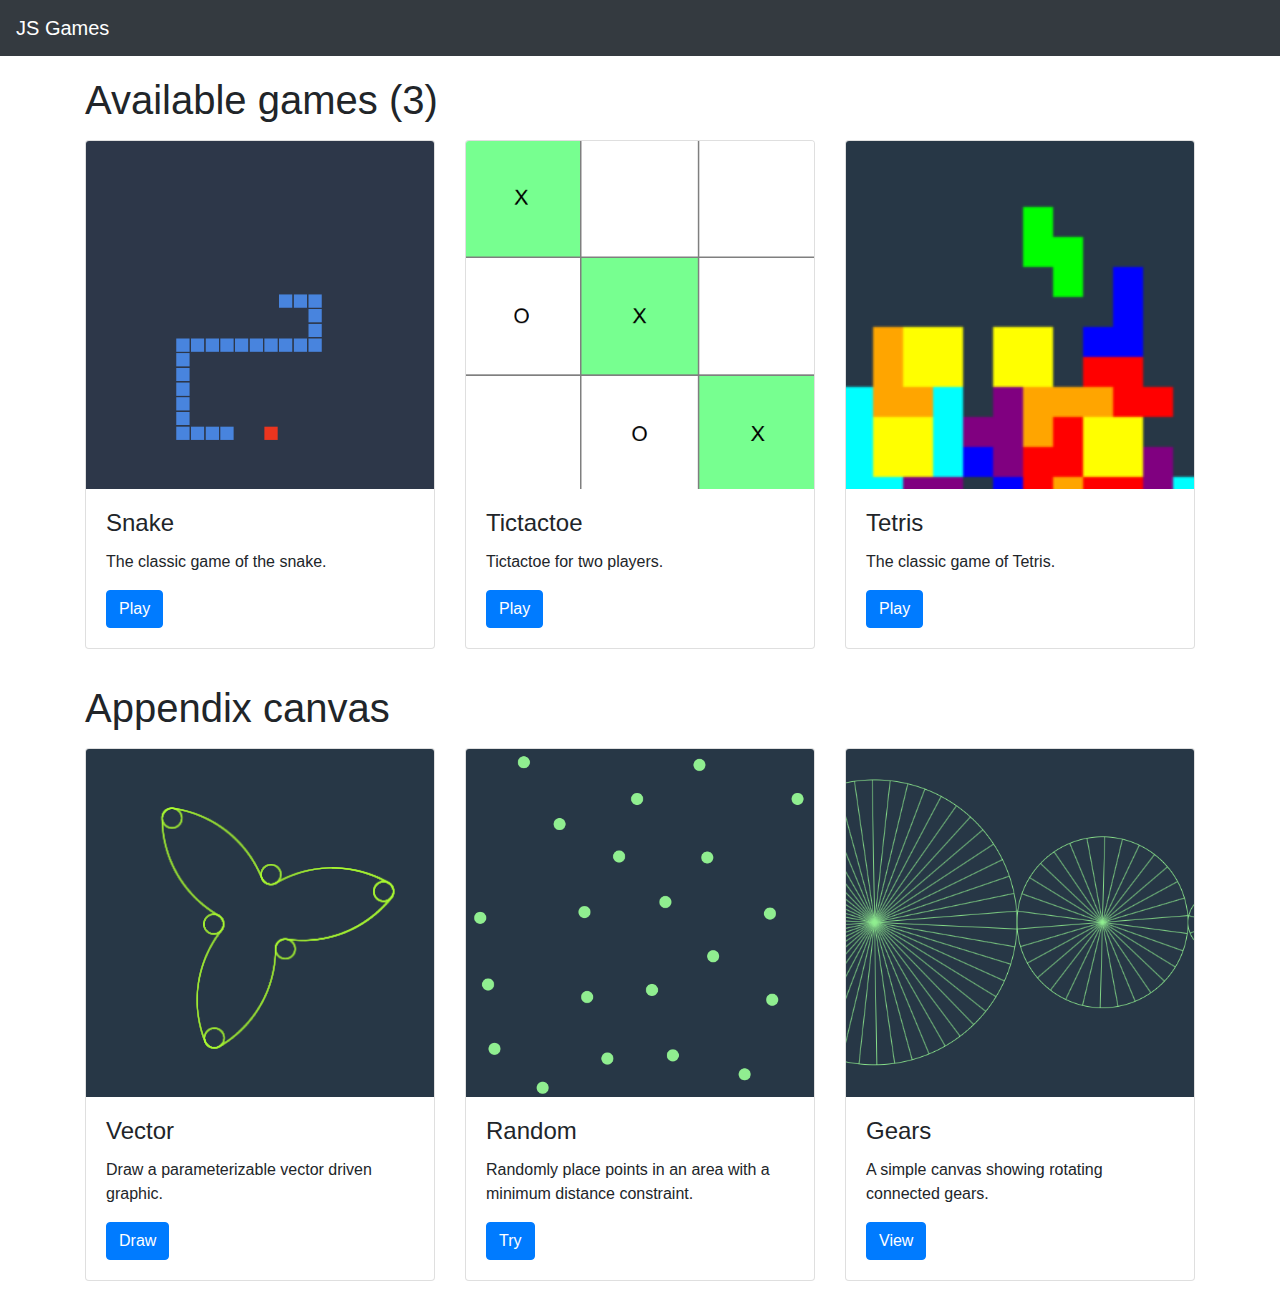
<file: index.html>
<!doctype html>
<html lang="en">
  <head>
    <meta charset="utf-8">
    <meta name="viewport" content="width=device-width, initial-scale=1">

    <title>JS Games</title>

    <link rel="stylesheet" href="res/bootstrap-4.1.3/css/bootstrap.min.css">
    <link rel="stylesheet" href="style.css">
  </head>
  <body>
    <nav class="navbar bg-dark navbar-dark">
      <a class="navbar-brand" href="index.html">JS Games</a>
    </nav>

    <div class="container">
      <h1 class="mb-3">Available games (3)</h1>
      <div class="row">
        <div class="col-md-4 card-wrapper">
          <div class="card">
            <img class="card-img-top" src="snake/preview.png" alt="snake card image">
            <div class="card-body">
              <h4 class="card-title">Snake</h4>
              <p class="card-text">The classic game of the snake.</p>
              <a href="snake/index.html" class="btn btn-primary">Play</a>
            </div>
          </div>
        </div>
        <div class="col-md-4 card-wrapper">
          <div class="card">
            <img class="card-img-top" src="tictactoe/preview.png" alt="tictactoe card image">
            <div class="card-body">
              <h4 class="card-title">Tictactoe</h4>
              <p class="card-text">Tictactoe for two players.</p>
              <a href="tictactoe/index.html" class="btn btn-primary">Play</a>
            </div>
          </div>
        </div>
        <div class="col-md-4 card-wrapper">
          <div class="card">
            <img class="card-img-top" src="tetris/preview.png" alt="tetris card image">
            <div class="card-body">
              <h4 class="card-title">Tetris</h4>
              <p class="card-text">The classic game of Tetris.</p>
              <a href="tetris/index.html" class="btn btn-primary">Play</a>
            </div>
          </div>
        </div>
      </div>

      <h1 class="mb-3">Appendix canvas</h1>
      <div class="row">
        <div class="col-md-4 card-wrapper">
          <div class="card">
            <img class="card-img-top" src="vector/preview.png" alt="vector card image">
            <div class="card-body">
              <h4 class="card-title">Vector</h4>
              <p class="card-text">Draw a parameterizable vector driven graphic.</p>
              <a href="vector/index.html" class="btn btn-primary">Draw</a>
            </div>
          </div>
        </div>
        <div class="col-md-4 card-wrapper">
          <div class="card">
            <img class="card-img-top" src="random/preview.png" alt="random card image">
            <div class="card-body">
              <h4 class="card-title">Random</h4>
              <p class="card-text">Randomly place points in an area with a minimum distance constraint.</p>
              <a href="random/index.html" class="btn btn-primary">Try</a>
            </div>
          </div>
        </div>
        <div class="col-md-4 card-wrapper">
          <div class="card">
            <img class="card-img-top" src="gears/preview.png" alt="gears card image">
            <div class="card-body">
              <h4 class="card-title">Gears</h4>
              <p class="card-text">A simple canvas showing rotating connected gears.</p>
              <a href="gears/index.html" class="btn btn-primary">View</a>
            </div>
          </div>
        </div>
      </div>
    </div>
  </body>
</html>
</file>
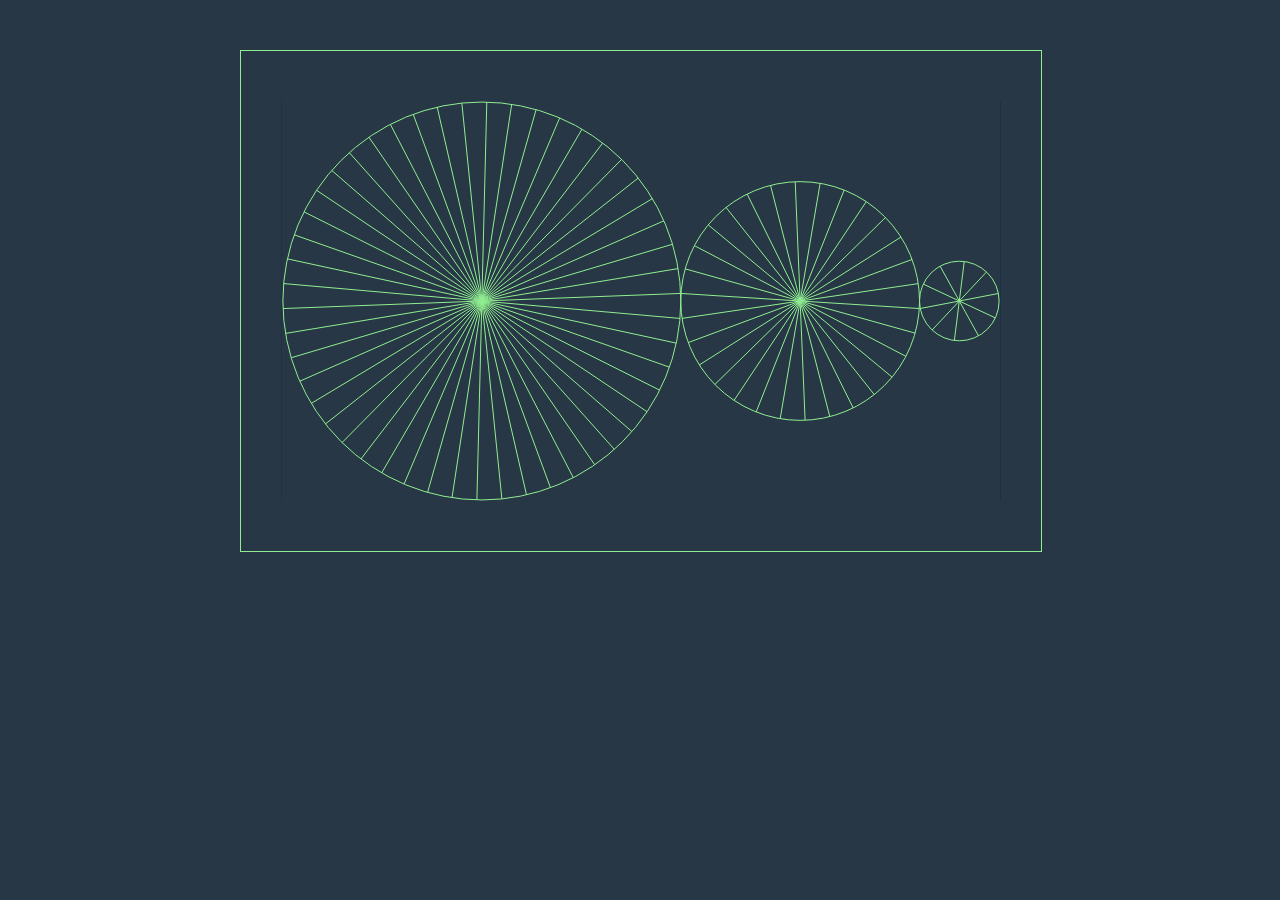
<file: gears/index.html>
<!DOCTYPE html>
<html>
<head>
	<title>Gears</title>
	<style>
		body {
			margin: 0;
			background-color: #273746;
		}
		#canvas {
			margin-top: 50px;
			margin-left: calc(50% - 400px);
			border: 1px solid lightgreen;
		}
	</style>
	<script type="text/javascript">
		let ctx = null;

		let d = 25, pi = Math.PI;
		let n1 = 50, n2 = 30, n3 = 10;
		let p1 = d * n1, p2 = d * n2, p3 = d * n3;
		let v = 0.05, t0 = null;

		let r1 = p1 / 2 / pi, r2 = p2 / 2 / pi, r3 = p3 / 2 / pi;
		let v1 = v / r1, v2 = -v / r2, v3 = v / r3;

		let ff = 400 - r1 - r2 - r3;
		let x1 = ff + r1, y1 = 250;
		let x2 = x1 + r1 + r2, y2 = 250;
		let x3 = x2 + r2 + r3, y3 = 250;

		let rx = ff - 1, ry = 250 - r1 - 1, rw = 2 * (r1 + r2 + r3) + 2, rh = 2 * r1 + 2;
		function black() {
			ctx.beginPath();
			ctx.rect(rx, ry, rw, rh);
			ctx.fill();
		}

		function init() {
			ctx = document.getElementById("canvas").getContext("2d");
			ctx.strokeStyle = "lightgreen";
			ctx.fillStyle = "#273746";
			t0 = new Date().getTime();
			setInterval(() => {
				black();
				let t = new Date().getTime() - t0;
				drawCircle(x1, y1, r1, n1, v1 * t);
				drawCircle(x2, y2, r2, n2, v2 * t);
				drawCircle(x3, y3, r3, n3, v3 * t);
			}, 50);
		}

		function drawCircle(x, y, r, n, a) {
			ctx.beginPath();
			ctx.arc(x, y, r, 0, 2 * Math.PI);
			ctx.stroke();

			for (let i = 0; i < n; i++) {
				let co = r * Math.sin(2 * pi / n * i + a);
				let ca = r * Math.cos(2 * pi / n * i + a);
				drawLine(x, y, x + ca, y - co);
			}
		}

		function drawLine(x1, y1, x2, y2) {
			ctx.beginPath();
			ctx.moveTo(x1, y1);
			ctx.lineTo(x2, y2);
			ctx.stroke();
		}
	</script>
</head>
<body onload="init()">
	<canvas id="canvas" width="800" height="500"></canvas>
</body>
</html>
</file>
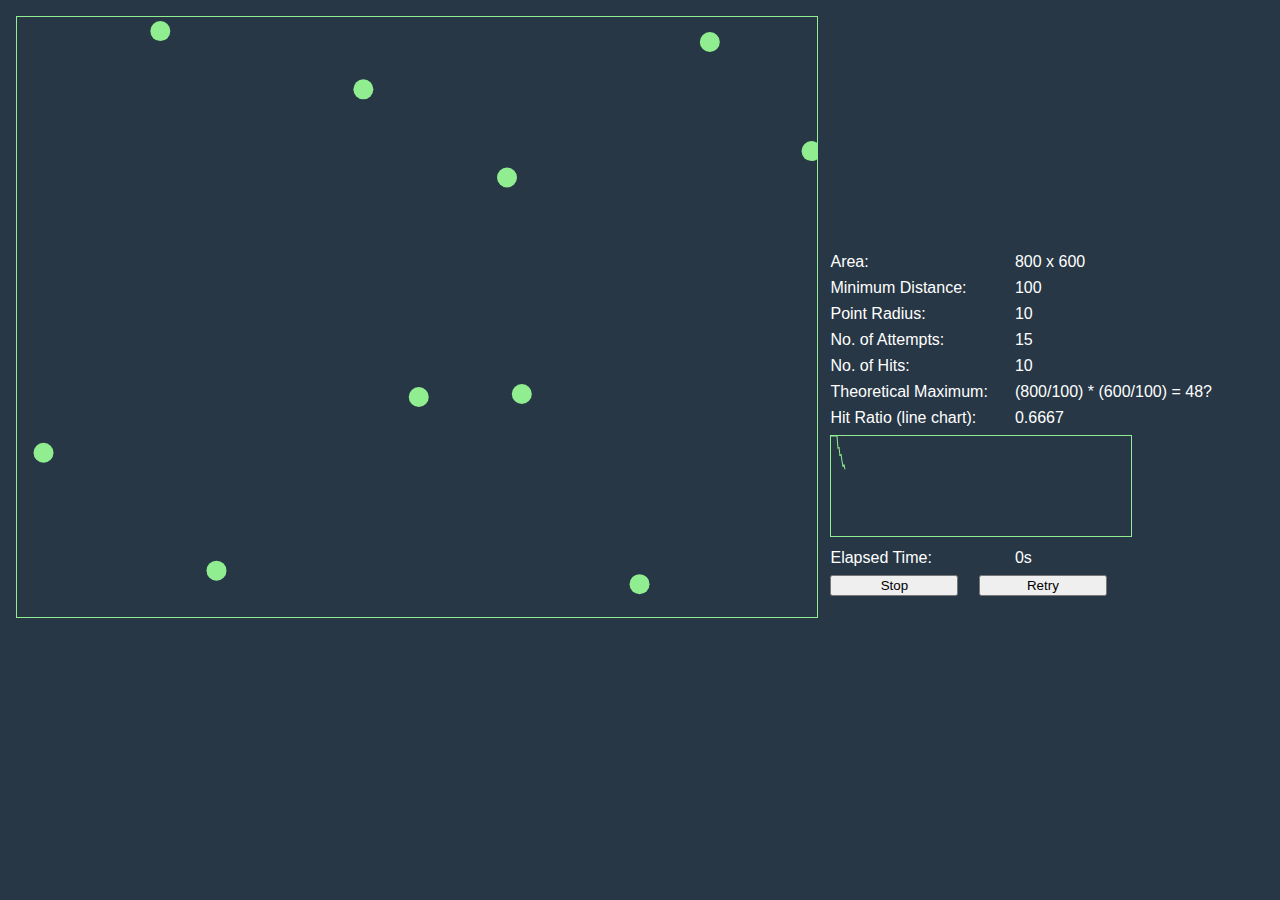
<file: random/index.html>
<!DOCTYPE html>
<html lang="en">

<head>
	<meta charset="UTF-8">
	<meta http-equiv="X-UA-Compatible" content="IE=edge">
	<meta name="viewport" content="width=device-width, initial-scale=1.0">
	<title>Random</title>

	<style>
		body {
			background-color: #273746;
			font-family: sans-serif;
		}

		canvas {
			border: 1px solid lightgreen;
		}

		.container {
			margin-top: 8px;
			margin-left: 8px;
			display: inline-block;
		}

		span {
			color: white;
		}

		.line {
			margin-bottom: 8px;
		}

		button {
			/* border-color: green;
			background-color: black; */
			width: 8rem;
			margin-right: 1rem;
		}

		.label {
			display: inline-block;
			width: 180px;
		}
	</style>

</head>

<body>

	<div class="container">
		<canvas id="myCanvas" width="800" height="600">
		</canvas>
	</div>
	<div class="container">
		<div class="line">
			<span class="label">Area:</span>
			<span>800 x 600</span>
		</div>
		<div class="line">
			<span class="label">Minimum Distance:</span>
			<span>100</span>
		</div>
		<div class="line">
			<span class="label">Point Radius:</span>
			<span>10</span>
		</div>
		<div class="line">
			<span class="label">No. of Attempts:</span>
			<span id="numIntentos"></span>
		</div>
		<div class="line">
			<span class="label">No. of Hits:</span>
			<span id="numExitos"></span>
		</div>
		<div class="line">
			<span class="label">Theoretical Maximum:</span>
			<span>(800/100) * (600/100) = 48?</span>
		</div>
		<div class="line">
			<span class="label">Hit Ratio (line chart):</span>
			<span id="hitRatio"></span>
		</div>
		<div class="line">
			<canvas id="myCanvas2" width="300" height="100">
			</canvas>
		</div>
		<div class="line">
			<span class="label">Elapsed Time:</span>
			<span id="elTime">0s</span>
		</div>
		<div class="line">
			<button onclick="detener()">Stop</button>
			<button onclick="window.location.reload()">Retry</button>
		</div>
		<br>
	</div>

	<script>
		// OBJETIVO: UBICAR PUNTOS ALEATORIAMENTE EN EL AREA, TAL QUE NO ESTEN A MENOS DE UNA DISTANCIA DX

		// variables globales
		var CTX = document.getElementById('myCanvas').getContext('2d');
		CTX.fillStyle = "lightgreen";
		var CTX2 = document.getElementById('myCanvas2').getContext('2d');
		CTX2.fillStyle = "#273746";
		CTX2.strokeStyle = "lightgreen";
		var MX = 800;
		var MY = 600;
		var PTS = [];
		var DX = 100; // distancia minima
		var N = 0;
		var IDI = null;
		var STOP = false; // stop flag
		var RATIO = [];
		var T = Date.now();

		function drawPunto(x, y) {
			CTX.beginPath();
			CTX.arc(x, y, 10, 0, 2 * Math.PI);
			CTX.fill();
		}

		function drawRatio() {
			CTX2.beginPath();
			CTX2.rect(0, 0, 300, 100);
			CTX2.fill();
			let x0 = 0
			let y0 = 0
			RATIO.forEach((r, i) => {
				let x1 = i;
				let y1 = (1 - r) * 100;
				CTX2.beginPath();
				CTX2.moveTo(x0, y0);
				CTX2.lineTo(x1, y1);
				CTX2.stroke();
				[x0, y0] = [x1, y1]
			})
		}

		function dist(p1, p2) {
			return Math.sqrt(Math.pow(p1.x - p2.x, 2) + Math.pow(p1.y - p2.y, 2));
		}

		// intenta ubicar un punto
		function tryPunto() {
			var ptNew = {
				x: Math.random() * MX,
				y: Math.random() * MY,
			};
			var ok = true;

			PTS.forEach(pt => {
				if (dist(pt, ptNew) < DX) {
					ok = false;
				}
			});

			if (ok) {
				PTS.push(ptNew);
				drawPunto(ptNew.x, ptNew.y);
				console.log('new point OK!');
			} else {
				console.log('new point FAILED!');
			}

			N++;
			document.getElementById('numIntentos').innerHTML = N;
			document.getElementById('numExitos').innerHTML = PTS.length;
			let hitRatio = PTS.length / N;
			document.getElementById('hitRatio').innerHTML = hitRatio.toFixed(4);

			RATIO.push(hitRatio);
			if (RATIO.length > 300) {
				RATIO.shift();
			}
			drawRatio()

			if (!STOP) {
				setTimeout(tryPunto, 50);
			}
		}

		// IDI = setInterval(tryPunto, 20);
		tryPunto();

		function detener() {
			// clearInterval(IDI);
			STOP = true;
		}

		setInterval(() => {
			document.getElementById('elTime').innerHTML = '' + ((Date.now() - T) / 1000).toFixed(0) + 's';
		}, 1000)


	</script>
</body>

</html>
</file>
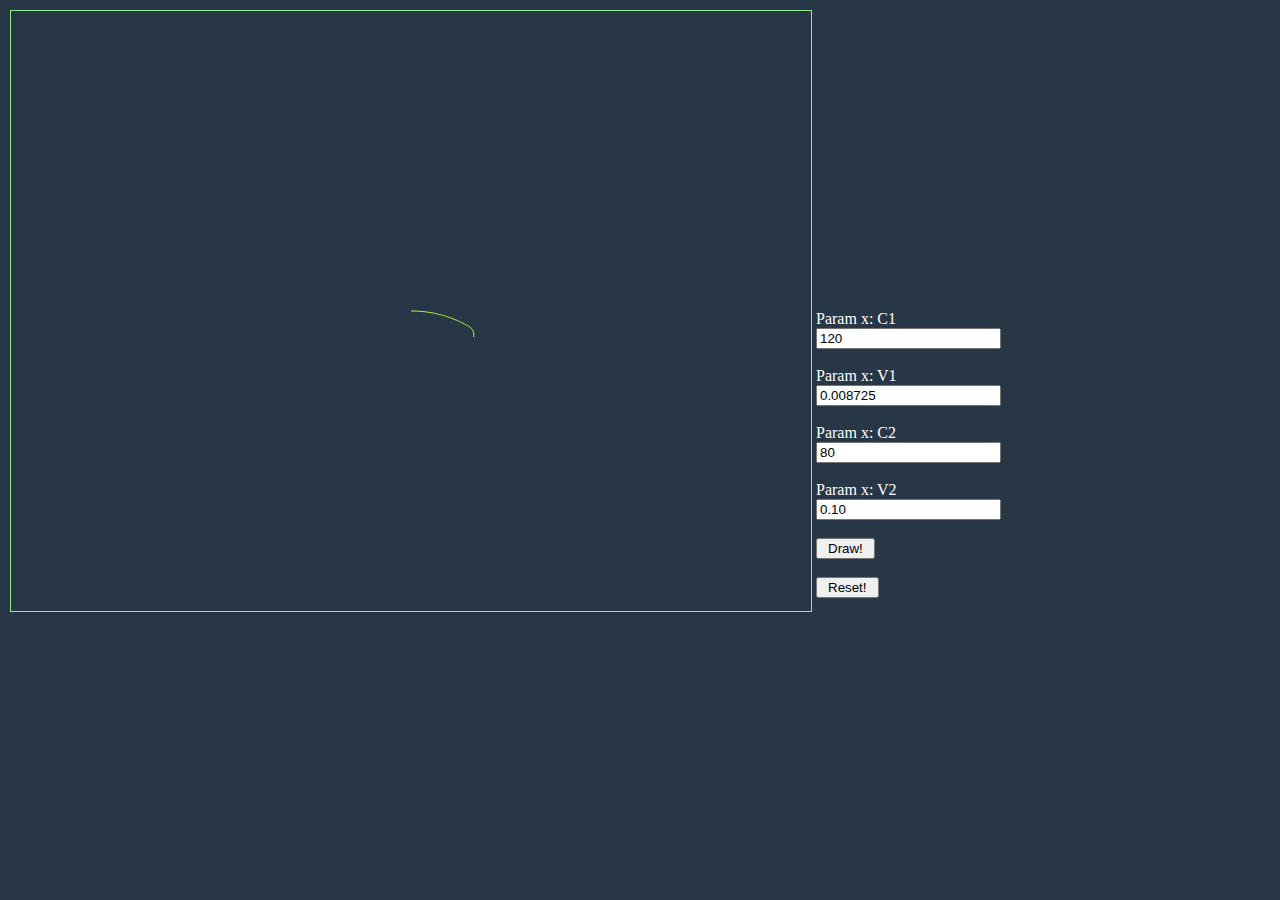
<file: vector/index.html>
<!DOCTYPE html>
<html lang="en">

<head>
	<meta charset="UTF-8">
	<meta http-equiv="X-UA-Compatible" content="IE=edge">
	<meta name="viewport" content="width=device-width, initial-scale=1.0">
	<title>Vector</title>
	<style>
		body {
			margin: 0;
			background-color: #273746;
		}

		span {
			color: white;
		}

		#canvas {
			margin-top: 10px;
			margin-left: 10px;
			border: 1px solid lightgreen;
		}

		button {
			padding-left: 10px;
			padding-right: 10px;
		}
	</style>
</head>

<body>
	<div>
		<div style="display:inline-block">
			<canvas id="canvas" width="800" height="600"></canvas>
		</div>
		<div style="display:inline-block">
			<span>Param x: C1</span><br>
			<input type="number" id="c1" step="10" value="120">
			<br><br>
			<span>Param x: V1</span><br>
			<input type="number" id="v1" step="0.01" value="0.008725">
			<br><br>
			<span>Param x: C2</span><br>
			<input type="number" id="c2" step="10" value="80">
			<br><br>
			<span>Param x: V2</span><br>
			<input type="number" id="v2" step="0.05" value="0.10">
			<br><br>
			<button onclick="clickDraw()">Draw!</button>
			<br><br>
			<button onclick="clickReset()">Reset!</button>
			<br><br>
		</div>
	</div>

	<script>
		// parametros del patron
		var c1 = 120, v1 = 0.008725;
		var c2 = 80, v2 = 0.10;

		// set parametros from location search query params
		var usp = new URLSearchParams(location.search);
		if (Number.isFinite(parseFloat(usp.get('c1')))) {
			c1 = parseFloat(usp.get('c1'));
			document.getElementById('c1').value = c1;
		}
		if (Number.isFinite(parseFloat(usp.get('v1')))) {
			v1 = parseFloat(usp.get('v1'));
			document.getElementById('v1').value = v1;
		}
		if (Number.isFinite(parseFloat(usp.get('c2')))) {
			c2 = parseFloat(usp.get('c2'));
			document.getElementById('c2').value = c2;
		}
		if (Number.isFinite(parseFloat(usp.get('v2')))) {
			v2 = parseFloat(usp.get('v2'));
			document.getElementById('v2').value = v2;
		}

		// canvas boilerplate
		var CTX = document.getElementById("canvas").getContext("2d");
		CTX.strokeStyle = "greenyellow";
		CTX.fillStyle = "#273746";
		CTX.beginPath();
		CTX.rect(0, 0, 800, 600);
		CTX.fill();
		function drawLine(x1, y1, x2, y2) {
			CTX.beginPath();
			CTX.moveTo(x1, y1);
			CTX.lineTo(x2, y2);
			CTX.stroke();
		}

		/**************/
		/* ini engine */
		/**************/

		// generar patron
		var pv = [], pi = 0;
		for (let i = 0; i < c1 / 2; i++) pv.push(v1);
		for (let i = 0; i < c2; i++) pv.push(v2);
		for (let i = 0; i < c1; i++) pv.push(v1);
		for (let i = 0; i < c2; i++) pv.push(-v2);
		for (let i = 0; i < c1 / 2; i++) pv.push(v1);

		// vector
		var x0 = 400, y0 = 300, alpha = 0;
		function mover() {
			var x1 = x0 + Math.cos(alpha);
			var y1 = y0 + Math.sin(alpha);
			drawLine(x0, y0, x1, y1);
			x0 = x1;
			y0 = y1;
			alpha += pv[pi];
			pi = (pi + 1) % pv.length;
		}

		// interval
		setInterval(mover, 10);

		/**************/
		/* fin engine */
		/**************/

	</script>

	<script>
		function clickDraw() {
			c1 = document.getElementById('c1').value || c1;
			v1 = document.getElementById('v1').value || v1;
			c2 = document.getElementById('c2').value || c2;
			v2 = document.getElementById('v2').value || v2;
			var usp = new URLSearchParams();
			usp.set('c1', c1);
			usp.set('v1', v1);
			usp.set('c2', c2);
			usp.set('v2', v2);
			window.location = location.pathname + '?' + usp.toString();
		}
		function clickReset() {
			window.location = location.pathname;
		}
	</script>
</body>

</html>
</file>
<file: style.css>
.container > h1 {
	margin-top: 20px;
}

.card-wrapper {
	margin-bottom: 15px;
}
</file>
